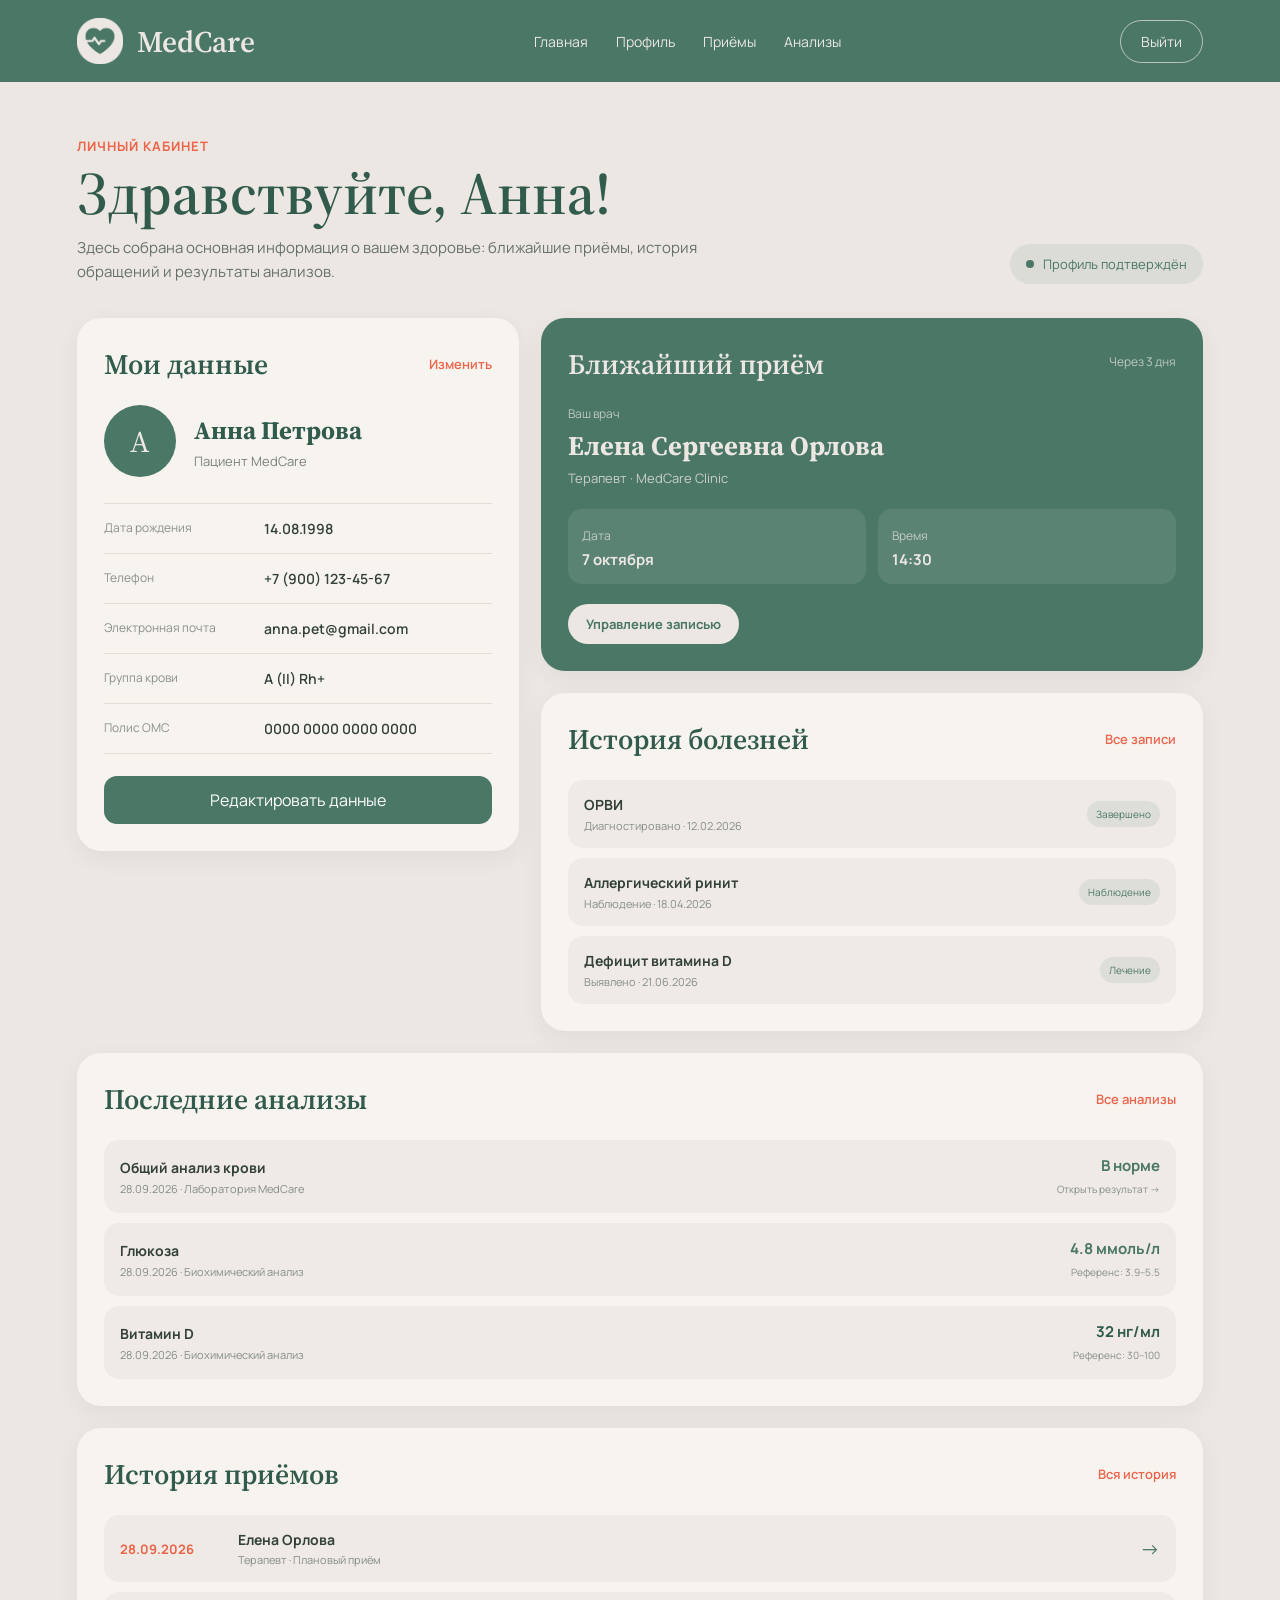
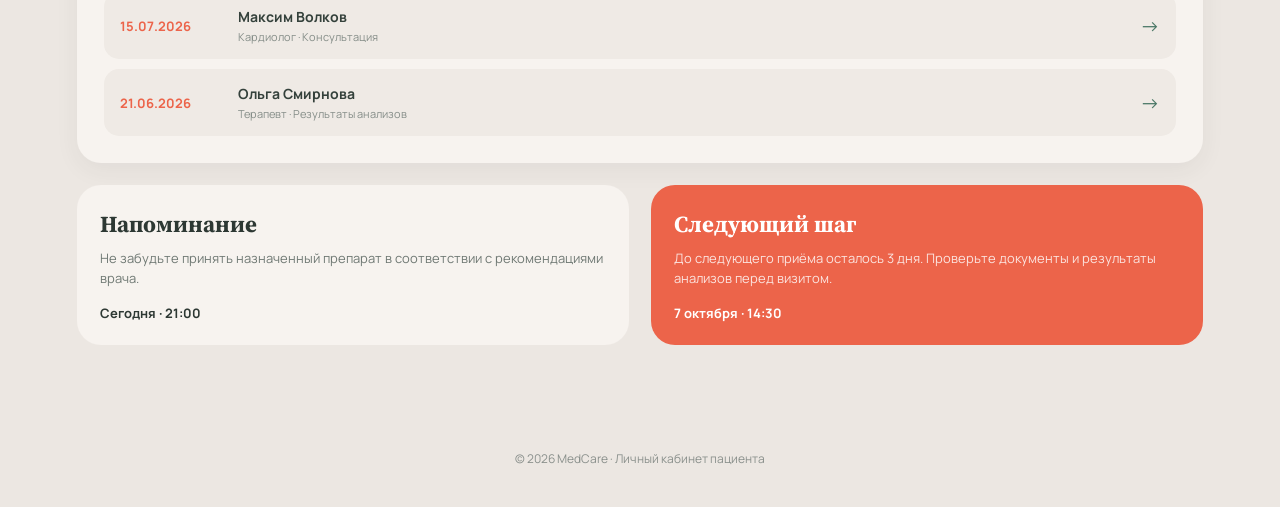
<file: PersonalAccount_ready.html>
<!DOCTYPE html>
<html lang="ru">
<head>
    <meta charset="UTF-8">
    <meta name="viewport" content="width=device-width, initial-scale=1.0">
    <title>Личный кабинет — MedCare</title>

    <!-- Основные стили существующего сайта MedCare -->
    <link rel="stylesheet" href="Styles_ready.css">

    <!-- Шрифты, используемые на основной странице -->
    <link rel="preconnect" href="https://fonts.googleapis.com">
    <link rel="preconnect" href="https://fonts.gstatic.com" crossorigin>
    <link href="https://fonts.googleapis.com/css2?family=Manrope:wght@400;500;600;700&family=Source+Serif+Pro:wght@400;600;700&display=swap" rel="stylesheet">

    <style>
        /* =========================================================
           MEDCARE — PERSONAL ACCOUNT
           Стили только для страницы личного кабинета.
           ========================================================= */

        .account-page {
            min-height: 100vh;
            background: #ECE7E2;
            color: #2D3833;
            font-family: "Manrope", sans-serif;
        }

        .account-header {
            background: #4A7766;
            min-height: 82px;
            display: flex;
            align-items: center;
            justify-content: space-between;
            padding: 0 6%;
            gap: 30px;
        }

        .account-brand {
            display: flex;
            align-items: center;
            gap: 14px;
            text-decoration: none;
            color: #ECE7E2;
            flex-shrink: 0;
        }

        .account-brand img {
            width: 46px;
            height: 46px;
            object-fit: contain;
        }

        .account-brand-name {
            font-family: "Source Serif Pro", serif;
            font-size: 30px;
            font-weight: 600;
        }

        .account-nav {
            display: flex;
            align-items: center;
            gap: 28px;
        }

        .account-nav a {
            color: #ECE7E2;
            text-decoration: none;
            font-size: 14px;
            transition: opacity .2s ease;
        }

        .account-nav a:hover {
            opacity: .7;
        }

        .account-exit {
            border: 1px solid rgba(236,231,226,.7);
            border-radius: 30px;
            padding: 11px 20px;
            color: #ECE7E2;
            text-decoration: none;
            font-size: 14px;
            transition: .2s ease;
        }

        .account-exit:hover {
            background: #ECE7E2;
            color: #4A7766;
        }

        .account-main {
            width: min(1240px, 88%);
            margin: 0 auto;
            padding: 55px 0 80px;
        }

        .account-welcome {
            display: flex;
            justify-content: space-between;
            align-items: end;
            gap: 30px;
            margin-bottom: 34px;
        }

        .account-kicker {
            color: #EC644A;
            font-size: 13px;
            font-weight: 700;
            letter-spacing: .08em;
            text-transform: uppercase;
            margin-bottom: 8px;
        }

        .account-title {
            margin: 0;
            font-family: "Source Serif Pro", serif;
            font-size: clamp(38px, 5vw, 60px);
            line-height: 1;
            font-weight: 600;
            color: #315B4C;
        }

        .account-subtitle {
            margin: 13px 0 0;
            color: #66716C;
            font-size: 15px;
            line-height: 1.6;
            max-width: 620px;
        }

        .account-status {
            display: flex;
            align-items: center;
            gap: 9px;
            background: rgba(74,119,102,.10);
            border-radius: 30px;
            padding: 11px 16px;
            color: #4A7766;
            font-size: 13px;
            white-space: nowrap;
        }

        .account-status-dot {
            width: 8px;
            height: 8px;
            border-radius: 50%;
            background: #4A7766;
        }

        .account-grid {
            display: grid;
            grid-template-columns: 1fr 1.5fr;
            gap: 22px;
            align-items: start;
        }

        .account-card {
            background: #F7F3EF;
            border-radius: 24px;
            padding: 27px;
            box-shadow: 0 7px 25px rgba(45,56,51,.06);
        }

        .account-card h2 {
            margin: 0;
            color: #315B4C;
            font-family: "Source Serif Pro", serif;
            font-size: 28px;
            font-weight: 600;
        }

        .account-card-header {
            display: flex;
            justify-content: space-between;
            align-items: center;
            gap: 15px;
            margin-bottom: 22px;
        }

        .account-link {
            color: #EC644A;
            text-decoration: none;
            font-size: 13px;
            font-weight: 600;
        }

        .profile-card {
            grid-row: span 2;
        }

        .profile-top {
            display: flex;
            align-items: center;
            gap: 18px;
            margin-bottom: 26px;
        }

        .profile-avatar {
            width: 72px;
            height: 72px;
            border-radius: 50%;
            background: #4A7766;
            color: #ECE7E2;
            display: flex;
            justify-content: center;
            align-items: center;
            font-family: "Source Serif Pro", serif;
            font-size: 30px;
        }

        .profile-name {
            margin: 0 0 5px;
            font-family: "Source Serif Pro", serif;
            font-size: 25px;
            color: #315B4C;
        }

        .profile-role {
            color: #7B837F;
            font-size: 13px;
        }

        .profile-data {
            display: grid;
            gap: 0;
            border-top: 1px solid #E3DDD7;
        }

        .profile-row {
            display: grid;
            grid-template-columns: 145px 1fr;
            gap: 15px;
            padding: 15px 0;
            border-bottom: 1px solid #E3DDD7;
        }

        .profile-label {
            color: #8A908C;
            font-size: 12px;
        }

        .profile-value {
            color: #34413B;
            font-size: 14px;
            font-weight: 600;
        }

        .edit-profile {
            margin-top: 22px;
            width: 100%;
            border: 0;
            background: #4A7766;
            color: #fff;
            border-radius: 13px;
            padding: 13px 18px;
            font: inherit;
            cursor: pointer;
            transition: .2s ease;
        }

        .edit-profile:hover {
            background: #315B4C;
        }

        .appointment-card {
            background: #4A7766;
            color: #ECE7E2;
        }

        .appointment-card h2 {
            color: #ECE7E2;
        }

        .appointment-label {
            color: rgba(236,231,226,.72);
            font-size: 12px;
            margin-bottom: 5px;
        }

        .appointment-doctor {
            font-family: "Source Serif Pro", serif;
            font-size: 27px;
            margin: 0 0 5px;
        }

        .appointment-specialty {
            font-size: 13px;
            opacity: .8;
            margin-bottom: 22px;
        }

        .appointment-info {
            display: grid;
            grid-template-columns: 1fr 1fr;
            gap: 12px;
        }

        .appointment-info-item {
            background: rgba(236,231,226,.10);
            border-radius: 14px;
            padding: 14px;
        }

        .appointment-info-item strong {
            display: block;
            font-size: 15px;
            margin-top: 4px;
        }

        .appointment-button {
            display: inline-block;
            margin-top: 20px;
            color: #4A7766;
            background: #ECE7E2;
            padding: 11px 18px;
            border-radius: 30px;
            text-decoration: none;
            font-size: 13px;
            font-weight: 700;
        }

        .disease-list,
        .analysis-list,
        .visits-list {
            display: grid;
            gap: 10px;
        }

        .disease-item,
        .analysis-item,
        .visit-item {
            background: #EFEAE5;
            border-radius: 15px;
            padding: 15px 16px;
        }

        .disease-item {
            display: flex;
            justify-content: space-between;
            gap: 15px;
            align-items: center;
        }

        .item-title {
            color: #34413B;
            font-size: 14px;
            font-weight: 700;
        }

        .item-meta {
            color: #858D88;
            font-size: 11px;
            margin-top: 4px;
        }

        .disease-status {
            color: #4A7766;
            background: rgba(74,119,102,.10);
            padding: 6px 9px;
            border-radius: 20px;
            font-size: 10px;
            white-space: nowrap;
        }

        .analysis-item {
            display: grid;
            grid-template-columns: 1fr auto;
            gap: 15px;
            align-items: center;
        }

        .analysis-result {
            text-align: right;
        }

        .analysis-result strong {
            display: block;
            color: #315B4C;
            font-size: 15px;
        }

        .analysis-result span {
            color: #858D88;
            font-size: 10px;
        }

        .analysis-normal {
            color: #4A7766 !important;
        }

        .visits-card {
            margin-top: 22px;
        }

        .visit-item {
            display: grid;
            grid-template-columns: 100px 1fr auto;
            gap: 18px;
            align-items: center;
        }

        .visit-date {
            color: #EC644A;
            font-size: 13px;
            font-weight: 700;
        }

        .visit-doctor {
            color: #34413B;
            font-size: 14px;
            font-weight: 700;
        }

        .visit-type {
            color: #858D88;
            font-size: 11px;
            margin-top: 3px;
        }

        .visit-arrow {
            color: #4A7766;
            font-size: 20px;
        }

        .reminders {
            margin-top: 22px;
            display: grid;
            grid-template-columns: 1fr 1fr;
            gap: 22px;
        }

        .reminder {
            border-radius: 24px;
            padding: 23px;
            background: #F7F3EF;
        }

        .reminder.coral {
            background: #EC644A;
            color: white;
        }

        .reminder h3 {
            margin: 0 0 8px;
            font-family: "Source Serif Pro", serif;
            font-size: 23px;
        }

        .reminder p {
            margin: 0;
            font-size: 13px;
            line-height: 1.55;
            color: #707974;
        }

        .reminder.coral p {
            color: rgba(255,255,255,.82);
        }

        .reminder-time {
            margin-top: 16px;
            font-weight: 700;
            font-size: 13px;
        }

        .account-footer {
            text-align: center;
            padding: 25px 20px 40px;
            color: #8A908C;
            font-size: 12px;
        }

        /* Модальное окно */
        .account-modal {
            position: fixed;
            inset: 0;
            background: rgba(38,49,44,.55);
            display: none;
            align-items: center;
            justify-content: center;
            padding: 20px;
            z-index: 1000;
        }

        .account-modal.active {
            display: flex;
        }

        .account-modal-box {
            width: min(480px, 100%);
            background: #F7F3EF;
            border-radius: 25px;
            padding: 30px;
            position: relative;
        }

        .account-modal-box h2 {
            margin: 0 0 20px;
            font-family: "Source Serif Pro", serif;
            color: #315B4C;
            font-size: 29px;
        }

        .modal-close {
            position: absolute;
            right: 20px;
            top: 18px;
            border: 0;
            background: none;
            color: #4A7766;
            font-size: 25px;
            cursor: pointer;
        }

        .modal-field {
            display: grid;
            gap: 7px;
            margin-bottom: 15px;
        }

        .modal-field label {
            font-size: 12px;
            color: #737C77;
        }

        .modal-field input {
            width: 100%;
            box-sizing: border-box;
            border: 1px solid #D9D1CA;
            background: #ECE7E2;
            border-radius: 12px;
            padding: 12px 13px;
            font: inherit;
            color: #34413B;
            outline: none;
        }

        .modal-field input:focus {
            border-color: #4A7766;
        }

        .modal-save {
            width: 100%;
            border: 0;
            border-radius: 13px;
            background: #4A7766;
            color: white;
            padding: 13px;
            font: inherit;
            font-weight: 600;
            cursor: pointer;
            margin-top: 7px;
        }

        /* Адаптив */
        @media (max-width: 900px) {
            .account-header {
                padding: 0 5%;
            }

            .account-nav {
                display: none;
            }

            .account-grid {
                grid-template-columns: 1fr;
            }

            .profile-card {
                grid-row: auto;
            }

            .reminders {
                grid-template-columns: 1fr;
            }
        }

        @media (max-width: 600px) {
            .account-header {
                min-height: 70px;
            }

            .account-brand-name {
                font-size: 25px;
            }

            .account-brand img {
                width: 38px;
                height: 38px;
            }

            .account-main {
                width: 92%;
                padding-top: 35px;
            }

            .account-welcome {
                display: block;
            }

            .account-status {
                display: inline-flex;
                margin-top: 20px;
            }

            .account-card {
                padding: 21px;
                border-radius: 19px;
            }

            .profile-row {
                grid-template-columns: 1fr;
                gap: 5px;
            }

            .appointment-info {
                grid-template-columns: 1fr;
            }

            .visit-item {
                grid-template-columns: 1fr auto;
                gap: 8px 15px;
            }

            .visit-date {
                grid-column: 1 / -1;
            }

            .visit-arrow {
                grid-column: 2;
                grid-row: 2;
            }
        }
    </style>
</head>

<body>
<div class="account-page">

    <!-- Шапка -->
    <header class="account-header">
        <a class="account-brand" href="index.html">
            <img src="img/логотип.png" alt="MedCare">
            <span class="account-brand-name">MedCare</span>
        </a>

        <nav class="account-nav">
            <a href="index.html">Главная</a>
            <a href="#profile">Профиль</a>
            <a href="#appointments">Приёмы</a>
            <a href="#analyses">Анализы</a>
        </nav>

        <a href="index.html" class="account-exit">Выйти</a>
    </header>

    <main class="account-main">

        <!-- Приветствие -->
        <section class="account-welcome">
            <div>
                <div class="account-kicker">Личный кабинет</div>
                <h1 class="account-title">Здравствуйте, Анна!</h1>
                <p class="account-subtitle">
                    Здесь собрана основная информация о вашем здоровье:
                    ближайшие приёмы, история обращений и результаты анализов.
                </p>
            </div>

            <div class="account-status">
                <span class="account-status-dot"></span>
                Профиль подтверждён
            </div>
        </section>

        <div class="account-grid">

            <!-- Данные пациента -->
            <section class="account-card profile-card" id="profile">
                <div class="account-card-header">
                    <h2>Мои данные</h2>
                    <a href="#" class="account-link" id="openEdit">Изменить</a>
                </div>

                <div class="profile-top">
                    <div class="profile-avatar">А</div>
                    <div>
                        <h3 class="profile-name">Анна Петрова</h3>
                        <div class="profile-role">Пациент MedCare</div>
                    </div>
                </div>

                <div class="profile-data">
                    <div class="profile-row">
                        <span class="profile-label">Дата рождения</span>
                        <span class="profile-value">14.08.1998</span>
                    </div>

                    <div class="profile-row">
                        <span class="profile-label">Телефон</span>
                        <span class="profile-value">+7 (900) 123-45-67</span>
                    </div>

                    <div class="profile-row">
                        <span class="profile-label">Электронная почта</span>
                        <span class="profile-value">anna.pet@gmail.com</span>
                    </div>

                    <div class="profile-row">
                        <span class="profile-label">Группа крови</span>
                        <span class="profile-value">A (II) Rh+</span>
                    </div>

                    <div class="profile-row">
                        <span class="profile-label">Полис ОМС</span>
                        <span class="profile-value">0000 0000 0000 0000</span>
                    </div>
                </div>

                <button class="edit-profile" id="openEditButton">
                    Редактировать данные
                </button>
            </section>

            <!-- Ближайший приём -->
            <section class="account-card appointment-card" id="appointments">
                <div class="account-card-header">
                    <h2>Ближайший приём</h2>
                    <span class="appointment-label">Через 3 дня</span>
                </div>

                <p class="appointment-label">Ваш врач</p>
                <h3 class="appointment-doctor">Елена Сергеевна Орлова</h3>
                <div class="appointment-specialty">Терапевт · MedCare Clinic</div>

                <div class="appointment-info">
                    <div class="appointment-info-item">
                        <span class="appointment-label">Дата</span>
                        <strong>7 октября</strong>
                    </div>
                    <div class="appointment-info-item">
                        <span class="appointment-label">Время</span>
                        <strong>14:30</strong>
                    </div>
                </div>

                <a href="#" class="appointment-button" id="cancelAppointment">
                    Управление записью
                </a>
            </section>

            <!-- История болезней -->
            <section class="account-card">
                <div class="account-card-header">
                    <h2>История болезней</h2>
                    <a href="#" class="account-link">Все записи</a>
                </div>

                <div class="disease-list">
                    <div class="disease-item">
                        <div>
                            <div class="item-title">ОРВИ</div>
                            <div class="item-meta">Диагностировано · 12.02.2026</div>
                        </div>
                        <span class="disease-status">Завершено</span>
                    </div>

                    <div class="disease-item">
                        <div>
                            <div class="item-title">Аллергический ринит</div>
                            <div class="item-meta">Наблюдение · 18.04.2026</div>
                        </div>
                        <span class="disease-status">Наблюдение</span>
                    </div>

                    <div class="disease-item">
                        <div>
                            <div class="item-title">Дефицит витамина D</div>
                            <div class="item-meta">Выявлено · 21.06.2026</div>
                        </div>
                        <span class="disease-status">Лечение</span>
                    </div>
                </div>
            </section>

        </div>

        <!-- Анализы -->
        <section class="account-card visits-card" id="analyses">
            <div class="account-card-header">
                <h2>Последние анализы</h2>
                <a href="#" class="account-link">Все анализы</a>
            </div>

            <div class="analysis-list">
                <div class="analysis-item">
                    <div>
                        <div class="item-title">Общий анализ крови</div>
                        <div class="item-meta">28.09.2026 · Лаборатория MedCare</div>
                    </div>
                    <div class="analysis-result">
                        <strong class="analysis-normal">В норме</strong>
                        <span>Открыть результат →</span>
                    </div>
                </div>

                <div class="analysis-item">
                    <div>
                        <div class="item-title">Глюкоза</div>
                        <div class="item-meta">28.09.2026 · Биохимический анализ</div>
                    </div>
                    <div class="analysis-result">
                        <strong class="analysis-normal">4.8 ммоль/л</strong>
                        <span>Референс: 3.9–5.5</span>
                    </div>
                </div>

                <div class="analysis-item">
                    <div>
                        <div class="item-title">Витамин D</div>
                        <div class="item-meta">28.09.2026 · Биохимический анализ</div>
                    </div>
                    <div class="analysis-result">
                        <strong>32 нг/мл</strong>
                        <span>Референс: 30–100</span>
                    </div>
                </div>
            </div>
        </section>

        <!-- История приёмов -->
        <section class="account-card visits-card">
            <div class="account-card-header">
                <h2>История приёмов</h2>
                <a href="#" class="account-link">Вся история</a>
            </div>

            <div class="visits-list">
                <div class="visit-item">
                    <div class="visit-date">28.09.2026</div>
                    <div>
                        <div class="visit-doctor">Елена Орлова</div>
                        <div class="visit-type">Терапевт · Плановый приём</div>
                    </div>
                    <div class="visit-arrow">→</div>
                </div>

                <div class="visit-item">
                    <div class="visit-date">15.07.2026</div>
                    <div>
                        <div class="visit-doctor">Максим Волков</div>
                        <div class="visit-type">Кардиолог · Консультация</div>
                    </div>
                    <div class="visit-arrow">→</div>
                </div>

                <div class="visit-item">
                    <div class="visit-date">21.06.2026</div>
                    <div>
                        <div class="visit-doctor">Ольга Смирнова</div>
                        <div class="visit-type">Терапевт · Результаты анализов</div>
                    </div>
                    <div class="visit-arrow">→</div>
                </div>
            </div>
        </section>

        <!-- Напоминания -->
        <section class="reminders">
            <div class="reminder">
                <h3>Напоминание</h3>
                <p>
                    Не забудьте принять назначенный препарат
                    в соответствии с рекомендациями врача.
                </p>
                <div class="reminder-time">Сегодня · 21:00</div>
            </div>

            <div class="reminder coral">
                <h3>Следующий шаг</h3>
                <p>
                    До следующего приёма осталось 3 дня.
                    Проверьте документы и результаты анализов перед визитом.
                </p>
                <div class="reminder-time">7 октября · 14:30</div>
            </div>
        </section>

    </main>

    <footer class="account-footer">
        © 2026 MedCare · Личный кабинет пациента
    </footer>
</div>

<!-- Модальное окно редактирования -->
<div class="account-modal" id="editModal">
    <div class="account-modal-box">
        <button class="modal-close" id="closeModal" aria-label="Закрыть">×</button>

        <h2>Редактирование данных</h2>

        <div class="modal-field">
            <label for="nameInput">ФИО</label>
            <input id="nameInput" type="text" value="Анна Петрова">
        </div>

        <div class="modal-field">
            <label for="phoneInput">Телефон</label>
            <input id="phoneInput" type="tel" value="+7 (900) 123-45-67">
        </div>

        <div class="modal-field">
            <label for="emailInput">Электронная почта</label>
            <input id="emailInput" type="email" value="anna.pet@gmail.com">
        </div>

        <button class="modal-save" id="saveProfile">Сохранить изменения</button>
    </div>
</div>

<script>
    /* =========================================================
       MedCare — PersonalAccount.js
       Небольшая интерактивность страницы кабинета.
       ========================================================= */

    const modal = document.getElementById("editModal");
    const openEdit = document.getElementById("openEdit");
    const openEditButton = document.getElementById("openEditButton");
    const closeModal = document.getElementById("closeModal");
    const saveProfile = document.getElementById("saveProfile");

    function showModal(event) {
        if (event) event.preventDefault();
        modal.classList.add("active");
        document.body.style.overflow = "hidden";
    }

    function hideModal() {
        modal.classList.remove("active");
        document.body.style.overflow = "";
    }

    openEdit.addEventListener("click", showModal);
    openEditButton.addEventListener("click", showModal);
    closeModal.addEventListener("click", hideModal);

    modal.addEventListener("click", function(event) {
        if (event.target === modal) {
            hideModal();
        }
    });

    document.addEventListener("keydown", function(event) {
        if (event.key === "Escape") {
            hideModal();
        }
    });

    saveProfile.addEventListener("click", function() {
        const newName = document.getElementById("nameInput").value.trim();

        if (newName) {
            document.querySelector(".profile-name").textContent = newName;
            document.querySelector(".account-title").textContent =
                "Здравствуйте, " + newName.split(" ")[0] + "!";
            document.querySelector(".profile-avatar").textContent =
                newName.charAt(0).toUpperCase();
        }

        hideModal();

        saveProfile.textContent = "Сохранено";
        setTimeout(function() {
            saveProfile.textContent = "Сохранить изменения";
        }, 1500);
    });

    document.getElementById("cancelAppointment").addEventListener("click", function(event) {
        event.preventDefault();

        alert(
            "Здесь можно разместить окно управления записью: " +
            "перенос даты, отмена записи или связь с клиникой."
        );
    });

    // Плавная прокрутка к разделам кабинета
    document.querySelectorAll('.account-nav a[href^="#"]').forEach(function(link) {
        link.addEventListener("click", function(event) {
            const target = document.querySelector(this.getAttribute("href"));

            if (target) {
                event.preventDefault();
                target.scrollIntoView({
                    behavior: "smooth",
                    block: "start"
                });
            }
        });
    });
</script>

</body>
</html>
</file>
<file: Styles_ready.css>
* {
  box-sizing: border-box;
}

body {
  margin: 0;
  padding: 0;
  background-color: #ECE7E2;
  overflow-x: hidden;
}

.ots {
  height: 106px;
}

.marquee {
  overflow: hidden;
  white-space: nowrap;
  border: 1px solid #ccc;
  padding: 10px;
  background-color: #fff;
}

.marquee span {
  display: inline-block;
  padding-left: 100%; /* Смещаем текст за пределы контейнера */
  animation: marquee 5s linear infinite;
}

@keyframes marquee {
  0% {
      transform: translateX(100%);
  }
  100% {
      transform: translateX(-100%);
  }
}

.h1 {
  font-weight: 600;
  font-family: Source Serif Pro;
  text-align: center;
  color: #4A7766;
}

.h2 {
  font-size: 32px;
  font-weight: bold;
  font-family: Manrope;
  color: #4A7766;
}

.p {
  font-family: Manrope;
  text-align: center;
  color: #4A7766;
}

.header {
  background-color: #4A7766;
}
 /* Шапка */
.header {
  background-color: #4A7766;
  padding: 20px 40px;
  display: flex;
  justify-content: space-between;
  align-items: center;
  position: relative;
}

.header-content {
  display: flex;
  align-items: center;
}

.header-logo {
  width: 150px;
  height: 150px;
  margin-right: 20px;
}

.header-logo2 {
  width: 100%;
  height: auto;
}

.header-title {
  font-size: 40px;
  color: #ECE7E2;
  font-family: 'Manrope', sans-serif;
}

/* Меню */
.menu {
  display: flex;
  align-items: center;
}

.menu-items {
  list-style: none;
  display: flex;
  margin: 0;
  padding: 0;
}

.menu-items li {
  margin-left: 20px;
}

.menu-items a {
  color: #ECE7E2;
  text-decoration: none;
  font-size: 20px;
  transition: color 0.3s ease;
}

.menu-items a:hover {
  color: #EC644A;
}






.info {
  background-color: #ECE7E2;
  padding: 90px 0; /* Добавляем отступы сверху и снизу */
}

.pic {
  background-color: #4A7766;
  padding: 90px 0; /* Добавляем отступы сверху и снизу */
}

.row {
  display: flex;
  justify-content: space-around;
  margin: 21px 0;
  transition: transform 0.1s ease-in-out;
}

.row img {
  width: 325px;
  height: 425px;
  object-fit: cover;
}

.section {
  height: 550px;
  display: flex;
  align-items: center;
  justify-content: space-between;
  padding: 0 50px;
  box-sizing: border-box;
}

.circle {
  width: 325px;
  height: 325px;
  background-color: #4A7766;
  color: white;
  display: flex;
  align-items: center;
  justify-content: center;
  border-radius: 50%;
  font-size: 36px;
  transition: transform 1s ease-in-out, opacity 1s ease-in-out;
}

.text {
  font-size: 28px;
  opacity: 0;
  transition: transform 1s ease-in-out, opacity 1s ease-in-out;
  color: #4A7766;
  font-family: Manrope;
}

.manrope-uniquifier {
  font-family: "Manrope", sans-serif;
  font-optical-sizing: auto;
  font-weight: normal;
  font-style: normal;
}

*, *:before, *:after {
  box-sizing: border-box;
  margin: 0;
  padding: 0;
}


/* Блок "Преимущества" */
.cont {
  position: relative;
  overflow: hidden;
  height: 100vh;
  padding: 90px 70px; /* Начальные отступы */
}

.el {
  position: absolute;
  left: 0;
  top: 0;
  width: 19.2%;
  height: 100%;
  background: #4A7766;
  transition: transform 0.6s 0.7s, width 0.7s, opacity 0.6s 0.7s, z-index 0s 1.3s;
  will-change: transform, width, opacity;
}



.cont__inner {
  position: relative;
  height: 100%;
}

.cont__inner:hover .el__bg:after {
  opacity: 1;
}



.el:not(.s--active) {
  cursor: pointer;
}

.el__overflow {
  overflow: hidden;
  position: relative;
  height: 100%;
}

.el__inner {
  overflow: hidden;
  position: relative;
  height: 100%;
  transition: transform 1s;
}

.cont.s--inactive .el__inner {
  transform: translate3d(0, 100%, 0);
}

.el__bg {
  position: relative;
  width: calc(100vw - 140px);
  height: 100%;
  transition: transform 0.6s 0.7s;
  will-change: transform;
}

.el__bg:before {
  content: "";
  position: absolute;
  left: 0;
  top: -5%;
  width: 100%;
  height: 110%;
  background-size: cover;
  background-position: center center;
  transition: transform 1s;
  transform: translate3d(0, 0, 0) scale(1);
}

.cont.s--inactive .el__bg:before {
  transform: translate3d(0, -100%, 0) scale(1.2);
}

.el.s--active .el__bg:before {
  transition: transform 0.8s;
}

.el__bg:after {
  content: "";
  z-index: 1;
  position: absolute;
  left: 0;
  top: 0;
  width: 100%;
  height: 100%;
  background: rgba(0, 0, 0, 0.3);
  opacity: 0;
  transition: opacity 0.5s;
}

.cont.s--el-active .el__bg:after {
  transition: opacity 0.5s 1.4s;
  opacity: 1 !important;
}

.el__preview-cont {
  z-index: 2;
  display: flex;
  justify-content: center;
  align-items: center;
  position: absolute;
  left: 0;
  top: 0;
  width: 100%;
  height: 100%;
  transition: all 0.3s 1.2s;
}

.cont.s--inactive .el__preview-cont {
  opacity: 0;
  transform: translateY(10px);
}

.cont.s--el-active .el__preview-cont {
  opacity: 0;
  transform: translateY(30px);
  transition: all 0.5s;
}

.el__heading {
  color: #ECE7E2;
  text-transform: uppercase;
  font-size: 18px;
}

.el__content {
  z-index: -1;
  position: absolute;
  left: 0;
  top: 0;
  width: 100%;
  height: 100%;
  padding: 30px;
  opacity: 0;
  pointer-events: none;
  transition: all 0.1s;
}

.el.s--active .el__content {
  z-index: 2;
  opacity: 1;
  pointer-events: auto;
  transition: all 0.5s 1.4s;
}

.el__text {
  font-size: 40px;
  color: #ECE7E2;
}

.el__close-btn {
  z-index: -1;
  position: absolute;
  right: 10px;
  top: 10px;
  width: 60px;
  height: 60px;
  opacity: 0;
  pointer-events: none;
  transition: all 0s 0.45s;
  cursor: pointer;
}

.el.s--active .el__close-btn {
  z-index: 5;
  opacity: 1;
  pointer-events: auto;
  transition: all 0s 1.4s;
}

.el__close-btn:before, .el__close-btn:after {
  content: "";
  position: absolute;
  left: 0;
  top: 50%;
  width: 100%;
  height: 8px;
  margin-top: -4px;
  background: #ECE7E2;
  opacity: 0;
  transition: opacity 0s;
}

.el.s--active .el__close-btn:before, .el.s--active .el__close-btn:after {
  opacity: 1;
}

.el__close-btn:before {
  transform: rotate(45deg) translateX(100%);
}

.el.s--active .el__close-btn:before {
  transition: all 0.3s 1.4s cubic-bezier(0.72, 0.09, 0.32, 1.57);
  transform: rotate(45deg) translateX(0);
}

.el__close-btn:after {
  transform: rotate(-45deg) translateX(100%);
}

.el.s--active .el__close-btn:after {
  transition: all 0.3s 1.55s cubic-bezier(0.72, 0.09, 0.32, 1.57);
  transform: rotate(-45deg) translateX(0);
}

.el__index {
  overflow: hidden;
  position: absolute;
  left: 0;
  bottom: -80px;
  width: 100%;
  height: 100%;
  min-height: 250px;
  text-align: center;
  font-size: 20vw;
  line-height: 0.85;
  font-weight: bold;
  transition: transform 0.5s, opacity 0.3s 1.4s;
  transform: translate3d(0, 1vw, 0);
}

.el:hover .el__index {
  transform: translate3d(0, 0, 0);
}

.cont.s--el-active .el__index {
  transition: transform 0.5s, opacity 0.3s;
  opacity: 0;
}

.el__index-back, .el__index-front {
  position: absolute;
  left: 0;
  bottom: 0;
  width: 100%;
}

.el__index-back {
  color: #2f3840;
  opacity: 0;
  transition: opacity 0.25s 0.25s;
}

.el:hover .el__index-back {
  transition: opacity 0.25s;
  opacity: 1;
}

.el__index-overlay {
  overflow: hidden;
  position: relative;
  transform: translate3d(0, 100%, 0);
  transition: transform 0.5s 0.1s;
  color: transparent;
}

.el__index-overlay:before {
  content: attr(data-index);
  position: absolute;
  left: 0;
  bottom: 0;
  width: 100%;
  height: 100%;
  color: #fff;
  transform: translate3d(0, -100%, 0);
  transition: transform 0.5s 0.1s;
}

.el:hover .el__index-overlay {
  transform: translate3d(0, 0, 0);
}

.el:hover .el__index-overlay:before {
  transform: translate3d(0, 0, 0);
}

.el:nth-child(1) {
  transform: translate3d(0%, 0, 0);
  transform-origin: 50% 50%;
}

.cont.s--el-active .el:nth-child(1):not(.s--active) {
  transform: scale(0.5) translate3d(0%, 0, 0);
  opacity: 0;
  transition: transform 0.95s, opacity 0.95s;
}

.el:nth-child(1) .el__inner {
  transition-delay: 0s;
}

.el:nth-child(1) .el__bg {
  transform: translate3d(0%, 0, 0);
}

.el:nth-child(1) .el__bg:before {
  transition-delay: 0s;
  background-image: url("https://s3-us-west-2.amazonaws.com/s.cdpn.io/142996/onepgscr-3.jpg");
}

.el:nth-child(2) {
  transform: translate3d(105.2083333333%, 0, 0);
  transform-origin: 155.2083333333% 50%;
}

.cont.s--el-active .el:nth-child(2):not(.s--active) {
  transform: scale(0.5) translate3d(105.2083333333%, 0, 0);
  opacity: 0;
  transition: transform 0.95s, opacity 0.95s;
}

.el:nth-child(2) .el__inner {
  transition-delay: 0.1s;
}

.el:nth-child(2) .el__bg {
  transform: translate3d(-19.2%, 0, 0);
}

.el:nth-child(2) .el__bg:before {
  transition-delay: 0.1s;
  background-image: url("https://s3-us-west-2.amazonaws.com/s.cdpn.io/142996/onepgscr-4.jpg");
}

.el:nth-child(3) {
  transform: translate3d(210.4166666667%, 0, 0);
  transform-origin: 260.4166666667% 50%;
}

.cont.s--el-active .el:nth-child(3):not(.s--active) {
  transform: scale(0.5) translate3d(210.4166666667%, 0, 0);
  opacity: 0;
  transition: transform 0.95s, opacity 0.95s;
}

.el:nth-child(3) .el__inner {
  transition-delay: 0.2s;
}

.el:nth-child(3) .el__bg {
  transform: translate3d(-38.4%, 0, 0);
}

.el:nth-child(3) .el__bg:before {
  transition-delay: 0.2s;
  background-image: url("https://s3-us-west-2.amazonaws.com/s.cdpn.io/142996/onepgscr-5.jpg");
}

.el:nth-child(4) {
  transform: translate3d(315.625%, 0, 0);
  transform-origin: 365.625% 50%;
}

.cont.s--el-active .el:nth-child(4):not(.s--active) {
  transform: scale(0.5) translate3d(315.625%, 0, 0);
  opacity: 0;
  transition: transform 0.95s, opacity 0.95s;
}

.el:nth-child(4) .el__inner {
  transition-delay: 0.3s;
}

.el:nth-child(4) .el__bg {
  transform: translate3d(-57.6%, 0, 0);
}

.el:nth-child(4) .el__bg:before {
  transition-delay: 0.3s;
  background-image: url("https://s3-us-west-2.amazonaws.com/s.cdpn.io/142996/onepgscr-6.jpg");
}

.el:nth-child(5) {
  transform: translate3d(420.8333333333%, 0, 0);
  transform-origin: 470.8333333333% 50%;
}

.cont.s--el-active .el:nth-child(5):not(.s--active) {
  transform: scale(0.5) translate3d(420.8333333333%, 0, 0);
  opacity: 0;
  transition: transform 0.95s, opacity 0.95s;
}

.el:nth-child(5) .el__inner {
  transition-delay: 0.4s;
}

.el:nth-child(5) .el__bg {
  transform: translate3d(-76.8%, 0, 0);
}

.el:nth-child(5) .el__bg:before {
  transition-delay: 0.4s;
  background-image: url("https://s3-us-west-2.amazonaws.com/s.cdpn.io/142996/onepgscr-7.jpg");
}

.el:hover .el__bg:after {
  opacity: 0;
}

.el.s--active {
  z-index: 1;
  width: 100%;
  transform: translate3d(0, 0, 0);
  transition: transform 0.6s, width 0.7s 0.7s, z-index 0s;
}

.el.s--active .el__bg {
  transform: translate3d(0, 0, 0);
  transition: transform 0.6s;
}

.el.s--active .el__bg:before {
  transition-delay: 0.6s;
  transform: scale(1.1);
}

.icon-link {
  position: absolute;
  left: 5px;
  bottom: 5px;
  width: 32px;
}

.icon-link img {
  width: 100%;
  vertical-align: top;
}

.icon-link--twitter {
  left: auto;
  right: 5px;
}

.map {
  background-color: #4A7766;
  height: 1065px;
  width: 1600px;
}

.swiper-container {
  max-width: 800px;
  margin: 0 auto;
}

.card {
  background-color: #fff;
  border-radius: 8px;
  box-shadow: 0 2px 10px rgba(0, 0, 0, 0.1);
  padding: 20px;
  text-align: center;
  height: 300px;
  display: flex;
  flex-direction: column;
  justify-content: center;
}

.card h2 {
  margin-bottom: 15px;
  color: #333;
}

.card p {
  color: #666;
  line-height: 1.6;
}

.swiper-button-next,
.swiper-button-prev {
  color: #333;
}

.container1 {
  position: flex;
  align-items: center;
  height: 700px;
  width: 1365px;
  top: 60px;
  left: calc(50% - 300px);
  display: flex;
}

.card {
  display: flex;
  height: 700px;
  width: 550px;
  background-color: #4A7766;
  border-radius: 10px;
  transition: 0.4s ease-out;
  position: relative;
  left: 0px;
}

.card:not(:first-child) {
  margin-left: -50px;
}

.card:hover {
  transform: translateY(-20px);
  transition: 0.4s ease-out;
}

.card:hover ~ .card {
  position: relative;
  left: 50px;
  transition: 0.4s ease-out;
}

.title {
  color: #ECE7E2;
  font-weight: 300;
  position: absolute;
  left: 20px;
  top: 15px;
}

.bar {
  position: absolute;
  top: 100px;
  left: 20px;
  height: 5px;
  width: 150px;
}

.filledbar {
  position: absolute;
  top: 0px;
  z-index: 3;
  width: 0px;
  height: 100%;
  background: rgb(0,154,217);
  background: linear-gradient(90deg, rgba(0,154,217,1) 0%, rgba(217,147,0,1) 65%, rgba(255,186,0,1) 100%);
  transition: 0.6s ease-out;
}

.card:hover .filledbar {
  width: 120px;
  transition: 0.4s ease-out;
}

.stroke {
  stroke: white;
  stroke-dasharray: 360;
  stroke-dashoffset: 360;
  transition: 0.6s ease-out;
}

.card:hover .stroke {
  stroke-dashoffset: 100;
  transition: 0.6s ease-out;
}

.reg {
  height: 795px;
  background-color: #4A7766;
  padding: 40px 0; /* Добавляем отступы сверху и снизу */
  display: flex;
  flex-direction: column;
  align-items: center;
  justify-content: center;
}



form {
  display: flex;
  flex-direction: column;
  align-items: center;
  justify-content: center;
  padding: 20px;
  width: 900px;
  margin: 0 auto; /* Центрируем форму на странице */
}

input[type=text], input[type=telefon] {
  width: 100%; /* Поля ввода занимают всю ширину контейнера */
  padding: 20px 60px;
  margin: 8px 0;
  display: inline-block;
  box-sizing: border-box;
  border: 0px;
}

button{
  border: 0px;
}
button:hover {
  opacity: 0.8;
}

.slideshow-container {
  height: 900px;
  position: relative;
  background: #ECE7E2;
}

.mySlides {
  display: none;
  padding: 80px;
  text-align: center;
}

.prev, .next {
  cursor: pointer;
  position: absolute;
  top: 50%;
  width: auto;
  margin-top: -30px;
  padding: 16px;
  color: #4A7766;
  font-weight: bold;
  font-size: 53px;
  border-radius: 0 3px 3px 0;
  user-select: none;
}

.next {
  position: absolute;
  right: 0;
  border-radius: 3px 0 0 3px;
}

.prev:hover, .next:hover {
  color: #B7C6BF;
}

.faq-container {
  width: 1355px;
  height: auto;
  margin: 0 auto;
  border-radius: 8px;
  padding: 80px;
  background-color: #ECE7E2;
}

.faq-item {
  border-bottom: 1px solid #4A7766;
}

.faq-item:last-child {
  border-bottom: none;
}

.faq-question {
  display: flex;
  justify-content: space-between;
  align-items: center;
  padding: 20px 0;
  cursor: pointer;
}

.faq-question span {
  font-size: 18px;
  color: #4A7766;
}

.faq-toggle {
  background: none;
  border: none;
  font-size: 24px;
  cursor: pointer;
  color: #4A7766;
  transition: transform 0.3s ease;
}

.faq-answer {
  max-height: 0;
  overflow: hidden;
  transition: max-height 0.3s ease-out;
}

.faq-answer p {
  margin: 0;
  padding: 10px 0;
  color: #4A7766;
}

.faq-item.active .faq-answer {
  max-height: 200px; /* Высота может быть адаптирована */
}

.faq-item.active .faq-toggle {
  transform: rotate(45deg);
}
/* Общие стили для контейнеров и элементов */
.container1,
.card,
.section,
.circle,
.map,
.swiper-container,
.faq-container,
.reg,
.slideshow-container,
.landing-block,
.header,
.content,
.image-block,
.button-block,
.button,
.menu-overlay,
.menu-items,
.grid-container,
.grid-item,
.grid-item-2 {
    transition: all 0.3s ease; /* Плавное изменение размеров */
}


/* Медиа-запросы для уменьшения количества карточек и отступов */
@media (max-width: 1200px) {
  .cont {
      padding: 75px 60px; /* Отступы для экранов до 1200px */
  }
  .el {
      width: 25%; /* Уменьшаем количество карточек до 4 */
  }
}

@media (max-width: 960px) {
  .cont {
      padding: 60px 50px; /* Отступы для экранов до 960px */
  }
  .el {
      width: 33.33%; /* Уменьшаем количество карточек до 3 */
  }
}

@media (max-width: 720px) {
  .cont {
      padding: 45px 40px; /* Отступы для экранов до 720px */
  }
  .el {
      width: 50%; /* Уменьшаем количество карточек до 2 */
  }
}

@media (max-width: 360px) {
  .cont {
      padding: 30px 20px; /* Отступы для экранов до 360px */
  }
  .el {
      width: 100%; /* Уменьшаем количество карточек до 1 */
  }
}


/* Блок "Расположение" */
.map {
  background-color: #4A7766;
  height: 1065px;
  width: 1600px;
  padding: 90px 0; /* Начальные отступы */
}

/* Блок "Отзывы" */
.slideshow-container {
  height: 900px;
  position: relative;
  background: #ECE7E2;
  padding: 90px 0; /* Начальные отступы */
}

.mySlides {
  display: none;
  padding: 80px;
  text-align: center;
}

.mySlides img {
  width: 210px;
  height: 210px;
  border-radius: 100px;
}

.mySlides .p {
  font-size: 24px; /* Начальный размер шрифта */
  color: #4A7766;
}
.f{
  width: 1600px;
}
/* Медиа-запросы для уменьшения размеров картинок и шрифта */
@media (max-width: 1200px) {
  .map {
      height: 800px;
      width: 1200px;
      padding: 75px 0; /* Уменьшенные отступы */
  }
  .slideshow-container {
      height: 700px;
      padding: 75px 0; /* Уменьшенные отступы */
  }
  .mySlides img {
      width: 180px;
      height: 180px;
  }
  .mySlides .p {
      font-size: 20px; /* Уменьшенный размер шрифта */
  }
  .f{
    width: 1200px;
  }
}

@media (max-width: 960px) {
  .map {
      height: 600px;
      width: 960px;
      padding: 60px 0; /* Уменьшенные отступы */
  }
  .slideshow-container {
      height: 600px;
      padding: 60px 0; /* Уменьшенные отступы */
  }
  .mySlides img {
      width: 150px;
      height: 150px;
  }
  .mySlides .p {
      font-size: 18px; /* Уменьшенный размер шрифта */
  }
  .f{
    width: 960px;
  }
}

@media (max-width: 720px) {
  .map {
      height: 400px;
      width: 720px;
      padding: 45px 0; /* Уменьшенные отступы */
  }
  .slideshow-container {
      height: 500px;
      padding: 45px 0; /* Уменьшенные отступы */
  }
  .mySlides img {
      width: 120px;
      height: 120px;
  }
  .mySlides .p {
      font-size: 16px; /* Уменьшенный размер шрифта */
  }
  .f{
    width: 720px;
  }
}

@media (max-width: 360px) {
  .map {
      height: 300px;
      width: 360px;
      padding: 30px 0; /* Уменьшенные отступы */
  }
  .slideshow-container {
      height: 400px;
      padding: 30px 0; /* Уменьшенные отступы */
  }
  .mySlides img {
      width: 90px;
      height: 90px;
  }
  .mySlides .p {
      font-size: 14px; /* Уменьшенный размер шрифта */
  }
  .f{
    width: 360px;
  }
}



/* Медиа-запросы для уменьшения размеров контейнеров и элементов */
@media (max-width: 1200px) {
    .container1 {
        width: 1000px;
        height: 600px;
    }
    .card {
        width: 450px;
        height: 600px;
    }
    .section {
        height: 500px;
        padding: 0 40px;
    }
    .circle {
        width: 275px;
        height: 275px;
        font-size: 32px;
    }
    .map {
        height: 800px;
        width: 1200px;
    }
    .swiper-container {
        max-width: 600px;
    }
    .faq-container {
        width: 1000px;
        padding: 60px;
    }
    .reg {
        height: 600px;
    }
    .slideshow-container {
        height: 700px;
    }
    .landing-block {
        width: 1200px;
        height: 800px;
    }
    .header {
        width: 1000px;
        padding: 40px;
    }
    .content {
        width: 1000px;
    }
    .image-block {
        width: 600px;
        height: 400px;
    }
    .button-block {
        width: 500px;
    }
    .button {
        width: 450px;
        height: 100px;
        font-size: 36px;
    }
    .menu-overlay {
        width: 100%;
    }
    .menu-items {
        width: 100%;
    }
    .grid-container {
        width: 500px;
        height: 100px;
    }
    .grid-item,
    .grid-item-2 {
        padding: 15px;
        font-size: 16px;
    }
}

@media (max-width: 960px) {
    .container1 {
        width: 800px;
        height: 500px;
    }
    .card {
        width: 350px;
        height: 500px;
    }
    .section {
        height: 400px;
        padding: 0 30px;
    }
    .circle {
        width: 225px;
        height: 225px;
        font-size: 28px;
    }
    .map {
        height: 600px;
        width: 960px;
    }
    .swiper-container {
        max-width: 500px;
    }
    .faq-container {
        width: 800px;
        padding: 50px;
    }
    .reg {
        height: 500px;
    }
    .slideshow-container {
        height: 600px;
    }
    .landing-block {
        width: 960px;
        height: 700px;
    }
    .header {
        width: 800px;
        padding: 30px;
    }
    .content {
        width: 800px;
    }
    .image-block {
        width: 500px;
        height: 350px;
    }
    .button-block {
        width: 400px;
    }
    .button {
        width: 350px;
        height: 90px;
        font-size: 32px;
    }
    .grid-container {
        width: 400px;
        height: 90px;
    }
    .grid-item,
    .grid-item-2 {
        padding: 10px;
        font-size: 14px;
    }
}

@media (max-width: 720px) {
    .container1 {
        width: 600px;
        height: 400px;
    }
    .card {
        width: 250px;
        height: 400px;
    }
    .section {
        height: 300px;
        padding: 0 20px;
    }
    .circle {
        width: 175px;
        height: 175px;
        font-size: 24px;
    }
    .map {
        height: 400px;
        width: 720px;
    }
    .swiper-container {
        max-width: 400px;
    }
    .faq-container {
        width: 600px;
        padding: 40px;
    }
    .reg {
        height: 400px;
    }
    .slideshow-container {
        height: 500px;
    }
    .landing-block {
        width: 720px;
        height: 600px;
    }
    .header {
        width: 600px;
        padding: 20px;
    }
    .content {
        width: 600px;
    }
    .image-block {
        width: 400px;
        height: 300px;
    }
    .button-block {
        width: 300px;
    }
    .button {
        width: 250px;
        height: 80px;
        font-size: 28px;
    }
    .grid-container {
        width: 300px;
        height: 80px;
    }
    .grid-item,
    .grid-item-2 {
        padding: 10px;
        font-size: 12px;
    }
}

@media (max-width: 360px) {
    .container1 {
        width: 300px;
        height: 300px;
    }
    .card {
        width: 150px;
        height: 300px;
    }
    .section {
        height: 200px;
        padding: 0 10px;
    }
    .circle {
        width: 125px;
        height: 125px;
        font-size: 20px;
    }
    .map {
        height: 300px;
        width: 360px;
    }
    .swiper-container {
        max-width: 300px;
    }
    .faq-container {
        width: 300px;
        padding: 30px;
    }
    .reg {
        height: 300px;
    }
    .slideshow-container {
        height: 400px;
    }
    .landing-block {
        width: 360px;
        height: 500px;
    }
    .header {
        width: 300px;
        padding: 10px;
    }
    .content {
        width: 300px;
    }
    .image-block {
        width: 250px;
        height: 200px;
    }
    .button-block {
        width: 200px;
    }
    .button {
        width: 200px;
        height: 70px;
        font-size: 24px;
    }
    .grid-container {
        width: 200px;
        height: 70px;
    }
    .grid-item,
    .grid-item-2 {
        padding: 5px;
        font-size: 10px;
    }
}

/* Медиа-запросы для адаптивной шапки */
@media (max-width: 960px) {
  .header-title {
      font-size: 32px;
  }
  .menu-items a {
      font-size: 18px;
  }
}

@media (max-width: 720px) {
  .header {
      padding: 15px 30px;
  }
  .header-logo {
      width: 100px;
      height: 100px;
  }
  .header-title {
      font-size: 28px;
  }
  .menu-items a {
      font-size: 16px;
  }
}

@media (max-width: 560px) {
  /* Скрываем основное меню */
  .menu {
      display: none;
  }

  /* Показываем бургер-меню */
  .menu-toggle {
      display: flex;
  }

  /* Активное состояние бургер-меню */
  .menu-toggle.active .bar:nth-child(1) {
      transform: translateY(9px) rotate(45deg);
  }
  .menu-toggle.active .bar:nth-child(2) {
      opacity: 0;
  }
  .menu-toggle.active .bar:nth-child(3) {
      transform: translateY(-9px) rotate(-45deg);
  }

  /* Мобильное меню */
  .menu.active {
      display: block;
      position: absolute;
      top: 100%;
      left: 0;
      width: 100%;
      background-color: #4A7766;
      padding: 20px;
      box-shadow: 0 4px 6px rgba(0, 0, 0, 0.1);
  }

  .menu-items {
      flex-direction: column;
      align-items: center;
  }

  .menu-items li {
      margin: 10px 0;
  }
}

.account-entry-button{display:inline-block;text-decoration:none;cursor:pointer;}
.account-entry-button:visited{color:inherit;}
</file>
